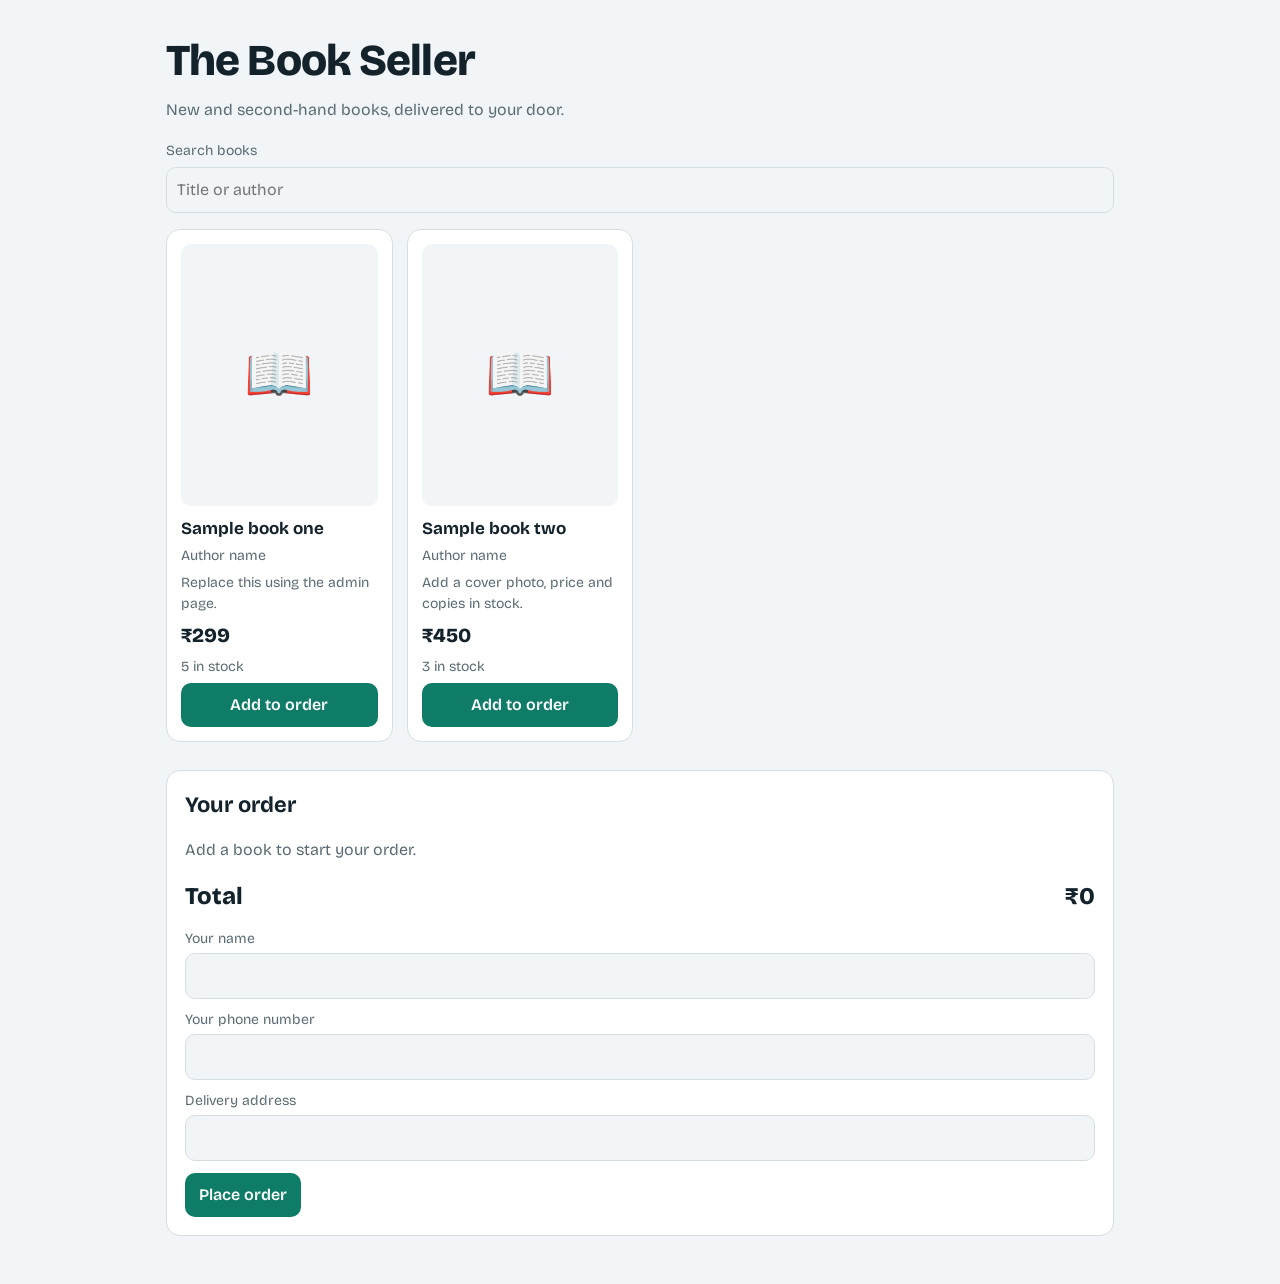
<file: book-seller-site/site/index.html>
<!DOCTYPE html>
<html lang="en">
<head>
<meta charset="utf-8">
<meta name="viewport" content="width=device-width, initial-scale=1">
<title>The Book Seller</title>
<link rel="stylesheet" href="https://fonts.googleapis.com/css2?family=Bricolage+Grotesque:wght@400;600;800&display=swap">
<link rel="stylesheet" href="style.css">
</head>
<body>
<div class="wrap">
  <h1 id="shopName">Loading…</h1><p class="sub" id="tagline"></p>
  <label for="q" class="sub" style="margin-bottom:6px">Search books</label>
  <input id="q" placeholder="Title or author" style="margin-bottom:16px">
  <div class="grid" id="grid"></div>
  <section class="panel" aria-live="polite">
    <h2>Your order</h2><div id="lines"></div>
    <div class="total"><span>Total</span><span id="total">₹0</span></div>
    <label for="cname">Your name</label><input id="cname" autocomplete="name">
    <label for="cphone">Your phone number</label><input id="cphone" inputmode="tel" autocomplete="tel">
    <label for="caddr">Delivery address</label><input id="caddr" autocomplete="street-address">
    <div class="acts"><button id="orderBtn">Place order</button></div>
    <div class="done" id="done">
      <p><strong>Your order is ready. Total <span id="doneAmt"></span></strong></p>
      <div class="note">No payment is needed now. Tap the button below to send your order to us on WhatsApp. We will contact you to confirm it and collect the amount.</div>
      <a class="btn" id="waLink" href="#" target="_blank" rel="noopener">Send order on WhatsApp</a>
    </div>
  </section>
</div>
<script>
var DATA = {shop:{name:"",tagline:"",whatsapp:""},books:[]}, cart = {};
var $ = function(id){return document.getElementById(id)};
function esc(s){return String(s==null?"":s).replace(/[&<>"']/g,function(c){return {"&":"&amp;","<":"&lt;",">":"&gt;",'"':"&quot;","'":"&#39;"}[c]})}
function rs(n){return "₹" + Number(n).toLocaleString("en-IN")}
function find(id){return DATA.books.filter(function(b){return b.id===id})[0]}
function total(){var t=0;DATA.books.forEach(function(b){t+=(cart[b.id]||0)*b.price});return t}
function drawShop(){
  $("shopName").textContent = DATA.shop.name; $("tagline").textContent = DATA.shop.tagline; document.title = DATA.shop.name;
  var q = $("q").value.trim().toLowerCase();
  var list = DATA.books.filter(function(b){return !q || (b.title+" "+b.author).toLowerCase().indexOf(q)>-1});
  $("grid").innerHTML = list.length ? list.map(function(b){
    var pic = b.img ? '<img src="'+esc(b.img)+'" alt="Cover of '+esc(b.title)+'">' : '<span aria-hidden="true">📖</span>';
    var out = b.stock<=0;
    return '<div class="p"><div class="pic">'+pic+'</div><h3>'+esc(b.title)+'</h3><div class="by">'+esc(b.author)+'</div><p>'+esc(b.desc)+'</p><div class="price">'+rs(b.price)+'</div><div class="by">'+(out?'Out of stock':b.stock+' in stock')+'</div><button data-add="'+esc(b.id)+'"'+(out?' disabled':'')+'>Add to order</button></div>';
  }).join("") : '<p class="empty">No books found.</p>';
}
function drawCart(){
  var h = "";
  DATA.books.forEach(function(b){
    var n = cart[b.id]||0; if(!n) return;
    h += '<div class="row"><span>'+esc(b.title)+'</span><span class="qty"><button class="ghost" data-dec="'+esc(b.id)+'" aria-label="Remove one">−</button>'+n+'<button class="ghost" data-add="'+esc(b.id)+'" aria-label="Add one">+</button></span><span>'+rs(n*b.price)+'</span></div>';
  });
  $("lines").innerHTML = h || '<p class="empty">Add a book to start your order.</p>';
  $("total").textContent = rs(total()); $("done").classList.remove("on");
}
document.addEventListener("click", function(e){
  var a = e.target.getAttribute("data-add"), d = e.target.getAttribute("data-dec");
  if(a){var b=find(a); if(b && (cart[a]||0) < b.stock){cart[a]=(cart[a]||0)+1;} else if(b){alert("Only "+b.stock+" in stock.");} drawCart();}
  if(d){cart[d]=Math.max(0,(cart[d]||0)-1); drawCart();}
});
$("q").addEventListener("input", drawShop);
$("orderBtn").addEventListener("click", function(){
  var t = total();
  if(!t){alert("Add at least one book first.");return;}
  var name=$("cname").value.trim(), phone=$("cphone").value.trim(), addr=$("caddr").value.trim();
  if(!name||!phone||!addr){alert("Please fill in your name, phone number and address.");return;}
  var ref = "ORD" + Date.now().toString().slice(-6);
  var lines = DATA.books.filter(function(b){return cart[b.id]}).map(function(b){return cart[b.id]+" x "+b.title}).join(", ");
  var msg = "Hi, I’d like to place order "+ref+".\nBooks: "+lines+"\nTotal: "+rs(t)+"\nName: "+name+"\nPhone: "+phone+"\nAddress: "+addr;
  $("doneAmt").textContent = rs(t);
  $("waLink").href = "https://wa.me/"+DATA.shop.whatsapp+"?text="+encodeURIComponent(msg);
  $("done").classList.add("on"); $("done").scrollIntoView({behavior:"smooth",block:"start"});
});
fetch("books.json?v="+Date.now()).then(function(r){if(!r.ok)throw 0;return r.json()}).then(function(j){DATA=j; drawShop(); drawCart();})
.catch(function(){$("shopName").textContent="Shop unavailable"; $("tagline").textContent="Could not load books.json. Upload it next to this page.";});
</script>
</body>
</html>
</file>
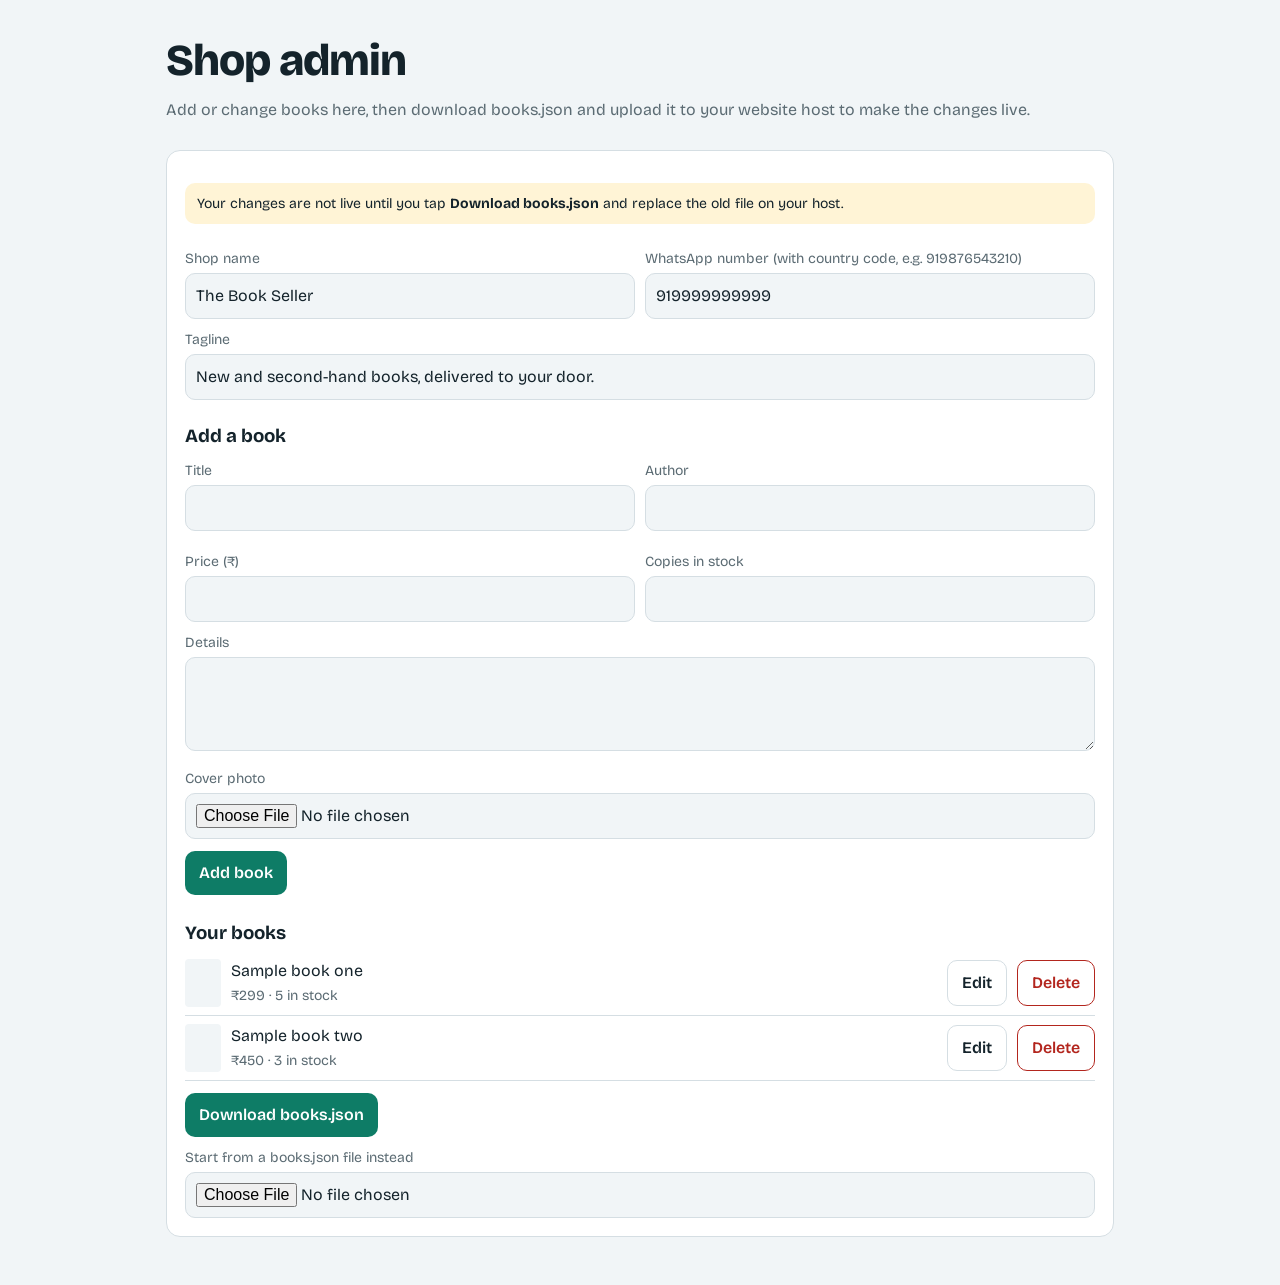
<file: book-seller-site/site/admin.html>
<!DOCTYPE html>
<html lang="en">
<head>
<meta charset="utf-8">
<meta name="viewport" content="width=device-width, initial-scale=1">
<meta name="robots" content="noindex,nofollow">
<title>Shop admin</title>
<link rel="stylesheet" href="https://fonts.googleapis.com/css2?family=Bricolage+Grotesque:wght@400;600;800&display=swap">
<link rel="stylesheet" href="style.css">
</head>
<body>
<div class="wrap">
  <h1>Shop admin</h1>
  <p class="sub">Add or change books here, then download books.json and upload it to your website host to make the changes live.</p>
  <section class="panel">
    <div class="note">Your changes are not live until you tap <strong>Download books.json</strong> and replace the old file on your host.</div>
    <div class="two">
      <div><label for="sName">Shop name</label><input id="sName"></div>
      <div><label for="sWa">WhatsApp number (with country code, e.g. 919876543210)</label><input id="sWa" inputmode="numeric"></div>
    </div>
    <label for="sTag">Tagline</label><input id="sTag">
    <h3 id="formTitle" style="margin:22px 0 0">Add a book</h3>
    <div class="two">
      <div><label for="bTitle">Title</label><input id="bTitle"></div>
      <div><label for="bAuthor">Author</label><input id="bAuthor"></div>
      <div><label for="bPrice">Price (₹)</label><input id="bPrice" type="number" min="0" inputmode="decimal"></div>
      <div><label for="bStock">Copies in stock</label><input id="bStock" type="number" min="0" inputmode="numeric"></div>
    </div>
    <label for="bDesc">Details</label><textarea id="bDesc" rows="3"></textarea>
    <label for="bImg">Cover photo</label><input id="bImg" type="file" accept="image/*">
    <div class="acts"><button id="saveBook">Add book</button><button class="ghost" id="cancelEdit" hidden>Cancel edit</button></div>
    <h3 style="margin:24px 0 4px">Your books</h3>
    <div id="adminList"></div>
    <div class="acts"><button id="dl">Download books.json</button><span class="by" id="status" style="align-self:center"></span></div>
    <label for="loadFile">Start from a books.json file instead</label><input id="loadFile" type="file" accept=".json,application/json">
  </section>
</div>
<script>
var DATA = {shop:{name:"My Shop",tagline:"",whatsapp:""},books:[]}, editId = null, pendingImg = null;
var $ = function(id){return document.getElementById(id)};
function esc(s){return String(s==null?"":s).replace(/[&<>"']/g,function(c){return {"&":"&amp;","<":"&lt;",">":"&gt;",'"':"&quot;","'":"&#39;"}[c]})}
function rs(n){return "₹" + Number(n).toLocaleString("en-IN")}
function find(id){return DATA.books.filter(function(b){return b.id===id})[0]}
function changed(){$("status").textContent="Unsaved changes. Download books.json to keep them.";}
function drawList(){
  $("adminList").innerHTML = DATA.books.length ? DATA.books.map(function(b){
    return '<div class="row"><span style="display:flex;gap:10px;align-items:center">'+(b.img?'<img class="thumb" src="'+esc(b.img)+'" alt="">':'<span class="thumb" aria-hidden="true"></span>')+'<span>'+esc(b.title)+'<br><span class="by">'+rs(b.price)+' · '+b.stock+' in stock</span></span></span><span class="acts" style="margin:0"><button class="ghost" data-edit="'+esc(b.id)+'">Edit</button><button class="danger" data-del="'+esc(b.id)+'">Delete</button></span></div>';
  }).join("") : '<p class="empty">No books yet. Add your first book above.</p>';
}
function fillSettings(){$("sName").value=DATA.shop.name; $("sTag").value=DATA.shop.tagline; $("sWa").value=DATA.shop.whatsapp;}
function clearForm(){editId=null; pendingImg=null; ["bTitle","bAuthor","bPrice","bStock","bDesc"].forEach(function(i){$(i).value=""}); $("bImg").value=""; $("formTitle").textContent="Add a book"; $("saveBook").textContent="Add book"; $("cancelEdit").hidden=true;}
document.addEventListener("click", function(e){
  var ed=e.target.getAttribute("data-edit"), del=e.target.getAttribute("data-del");
  if(ed){var b=find(ed); editId=ed; pendingImg=null; $("bTitle").value=b.title; $("bAuthor").value=b.author; $("bPrice").value=b.price; $("bStock").value=b.stock; $("bDesc").value=b.desc; $("formTitle").textContent="Edit book"; $("saveBook").textContent="Update book"; $("cancelEdit").hidden=false; $("formTitle").scrollIntoView({behavior:"smooth"});}
  if(del && confirm("Delete this book?")){DATA.books=DATA.books.filter(function(b){return b.id!==del}); changed(); drawList();}
});
$("cancelEdit").addEventListener("click", clearForm);
$("bImg").addEventListener("change", function(){
  var f=this.files[0]; if(!f) return; var r=new FileReader();
  r.onload=function(){var im=new Image(); im.onload=function(){
    var s=Math.min(1,360/Math.max(im.width,im.height)), c=document.createElement("canvas");
    c.width=Math.round(im.width*s); c.height=Math.round(im.height*s);
    c.getContext("2d").drawImage(im,0,0,c.width,c.height); pendingImg=c.toDataURL("image/jpeg",0.72);
  }; im.src=r.result;}; r.readAsDataURL(f);
});
$("saveBook").addEventListener("click", function(){
  var title=$("bTitle").value.trim(), price=parseFloat($("bPrice").value);
  if(!title||isNaN(price)||price<0){alert("Enter a title and a valid price.");return;}
  var rec={title:title,author:$("bAuthor").value.trim(),price:price,stock:Math.max(0,parseInt($("bStock").value,10)||0),desc:$("bDesc").value.trim()};
  if(editId){var b=find(editId); Object.assign(b,rec); if(pendingImg) b.img=pendingImg;}
  else{rec.id="b"+Date.now(); rec.img=pendingImg||""; DATA.books.push(rec);}
  clearForm(); changed(); drawList();
});
["sName","sTag","sWa"].forEach(function(id){$(id).addEventListener("input",function(){DATA.shop.name=$("sName").value; DATA.shop.tagline=$("sTag").value; DATA.shop.whatsapp=$("sWa").value.replace(/\D/g,""); changed();});});
$("dl").addEventListener("click", function(){
  var blob=new Blob([JSON.stringify(DATA)],{type:"application/json"}), a=document.createElement("a");
  a.href=URL.createObjectURL(blob); a.download="books.json"; document.body.appendChild(a); a.click(); a.remove();
  $("status").textContent="Downloaded. Upload books.json to your host to go live.";
});
$("loadFile").addEventListener("change", function(){
  var f=this.files[0]; if(!f) return; var r=new FileReader();
  r.onload=function(){try{DATA=JSON.parse(r.result); fillSettings(); drawList(); $("status").textContent="Loaded "+f.name;}catch(e){alert("That file is not a valid books.json.");}};
  r.readAsText(f);
});
fetch("books.json?v="+Date.now()).then(function(r){if(!r.ok)throw 0;return r.json()}).then(function(j){DATA=j;}).catch(function(){}).then(function(){fillSettings(); drawList();});
</script>
</body>
</html>
</file>
<file: book-seller-site/site/style.css>
:root{--bg:#f1f5f7;--card:#fff;--ink:#14232b;--mut:#5b6b73;--line:#d5dee3;--acc:#0e7c66;--acc-ink:#fff;--warn:#fff4d6;--bad:#b3261e}
@media (prefers-color-scheme:dark){:root{--bg:#0f1a20;--card:#17262e;--ink:#e8f0f3;--mut:#9fb2bb;--line:#2a3d47;--acc:#3ecfae;--acc-ink:#06241d;--warn:#3a3217;--bad:#ff8a80}}
*,*::before,*::after{box-sizing:border-box}
body{margin:0;background:var(--bg);color:var(--ink);font-family:"Bricolage Grotesque",system-ui,-apple-system,"Segoe UI",sans-serif;line-height:1.5}
.wrap{max-width:980px;margin:0 auto;padding:20px 16px 48px}
h1{font-size:clamp(28px,6vw,44px);font-weight:800;margin:8px 0 4px;letter-spacing:-.02em}
.sub{color:var(--mut);margin:0 0 18px}
.grid{display:grid;grid-template-columns:repeat(auto-fill,minmax(200px,1fr));gap:14px}
.p{background:var(--card);border:1px solid var(--line);border-radius:14px;padding:14px;display:flex;flex-direction:column;gap:6px}
.pic{aspect-ratio:3/4;background:var(--bg);border-radius:10px;display:flex;align-items:center;justify-content:center;font-size:56px;overflow:hidden}
.pic img{width:100%;height:100%;object-fit:cover}
.p h3{margin:6px 0 0;font-size:17px;line-height:1.25}
.by{color:var(--mut);font-size:14px}
.p p{margin:0;color:var(--mut);font-size:14px;flex:1}
.price{font-weight:800;font-size:20px}
button,.btn{font:inherit;font-weight:600;border:0;border-radius:10px;padding:10px 14px;cursor:pointer;background:var(--acc);color:var(--acc-ink);text-decoration:none;display:inline-block;text-align:center}
button:disabled{opacity:.5;cursor:not-allowed}
button:focus-visible,.btn:focus-visible,input:focus-visible,textarea:focus-visible{outline:3px solid var(--acc);outline-offset:2px}
.ghost{background:transparent;color:var(--ink);border:1px solid var(--line)}
.danger{background:transparent;color:var(--bad);border:1px solid var(--bad)}
.qty{display:flex;align-items:center;gap:10px}
.qty button{padding:6px 12px}
.panel{margin-top:28px;background:var(--card);border:1px solid var(--line);border-radius:14px;padding:18px}
.panel h2{margin:0 0 10px;font-size:22px}
.row{display:flex;justify-content:space-between;align-items:center;gap:10px;padding:8px 0;border-bottom:1px solid var(--line)}
.total{font-size:24px;font-weight:800;display:flex;justify-content:space-between;margin:14px 0}
label{display:block;font-size:14px;color:var(--mut);margin:10px 0 4px}
input,textarea{width:100%;font:inherit;padding:10px;border:1px solid var(--line);border-radius:10px;background:var(--bg);color:var(--ink)}
.two{display:grid;grid-template-columns:1fr 1fr;gap:10px}
.note{background:var(--warn);border-radius:10px;padding:10px 12px;font-size:14px;margin:14px 0}
.acts{display:flex;gap:10px;flex-wrap:wrap;margin-top:12px}
.empty{color:var(--mut)}
.done{display:none;margin-top:16px;border-top:1px solid var(--line);padding-top:14px}
.done.on{display:block}
.thumb{width:36px;height:48px;object-fit:cover;border-radius:4px;background:var(--bg)}
[hidden]{display:none!important}
</file>
